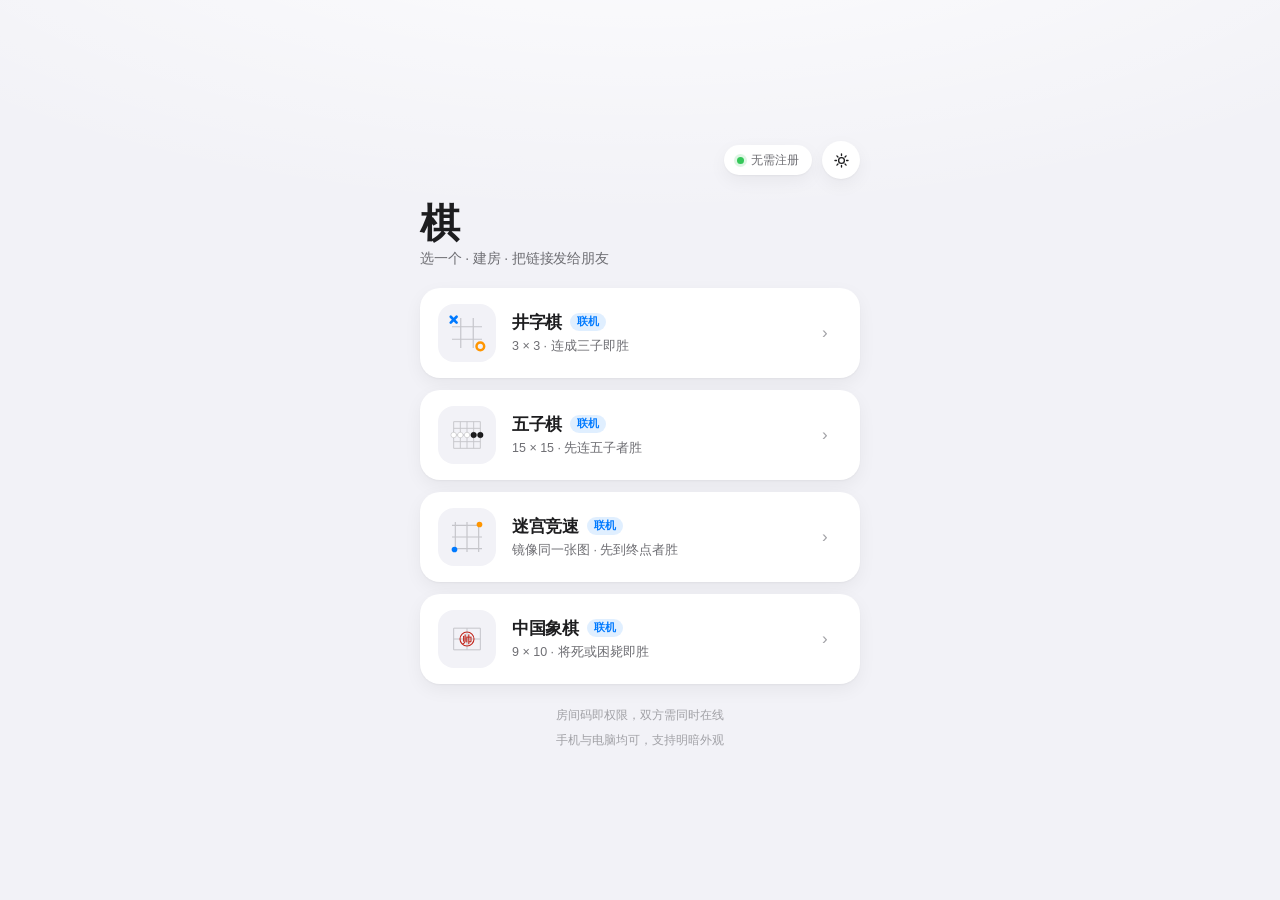
<file: index.html>
<!DOCTYPE html>
<html lang="zh-CN">
<head>
<meta charset="UTF-8" />
<meta name="viewport" content="width=device-width, initial-scale=1, viewport-fit=cover" />
<meta name="theme-color" content="#f2f2f7" />
<title>棋 · 联机对战</title>
<script>
  (function () {
    var t = 'light';
    try {
      t = localStorage.getItem('chess-theme') ||
          (window.matchMedia('(prefers-color-scheme: dark)').matches ? 'dark' : 'light');
    } catch (e) {}
    document.documentElement.setAttribute('data-theme', t === 'dark' ? 'dark' : 'light');
  })();
</script>
<link rel="stylesheet" href="./theme.css" />
<style>
  .wrap { justify-content: center; gap: 20px; }

  .entries { display: grid; gap: 12px; }

  .ico-grid { stroke: var(--label-3); opacity: .55; fill: none; }
  .ico-x { stroke: var(--blue); fill: none; stroke-linecap: round; }
  .ico-o { stroke: var(--orange); fill: none; }
  .ico-black { fill: var(--stone-black); stroke: var(--stone-black-edge); stroke-width: 1.1; }
  .ico-white { fill: var(--stone-white); stroke: var(--stone-white-edge); }
  .ico-xq-piece { fill: none; stroke: var(--xq-red); }
  .ico-xq-glyph {
    fill: var(--xq-red);
    font-size: 11.5px;
    font-family: "Songti SC", "STKaiti", "KaiTi", serif;
    font-weight: 600;
  }

  .foot { display: grid; gap: 5px; margin-top: 2px; }
  .foot p { margin: 0; font-size: 12px; line-height: 1.6; color: var(--label-3); text-align: center; }
</style>
</head>
<body>
  <div class="wrap">
    <nav class="nav">
      <span class="spacer"></span>
      <span class="pill"><span class="dot on"></span>无需注册</span>
      <button class="icon-btn theme-btn" id="theme-btn" type="button" aria-label="切换深色外观">
        <svg class="i-sun" viewBox="0 0 24 24" fill="none" stroke="currentColor" stroke-width="1.9" stroke-linecap="round">
          <circle cx="12" cy="12" r="4.1" />
          <path d="M12 2.8v2.1M12 19.1v2.1M2.8 12h2.1M19.1 12h2.1M5.5 5.5l1.5 1.5M17 17l1.5 1.5M18.5 5.5 17 7M7 17l-1.5 1.5" />
        </svg>
        <svg class="i-moon" viewBox="0 0 24 24" fill="none" stroke="currentColor" stroke-width="1.9" stroke-linecap="round" stroke-linejoin="round">
          <path d="M20.4 14.2A8.5 8.5 0 1 1 9.8 3.6a6.7 6.7 0 0 0 10.6 10.6Z" />
        </svg>
      </button>
    </nav>

    <div class="title-block">
      <h1 class="display">棋</h1>
      <p class="subtitle">选一个 · 建房 · 把链接发给朋友</p>
    </div>

    <nav class="entries">
      <a class="entry" href="./ttt.html">
        <span class="icon">
          <svg viewBox="0 0 48 48" aria-hidden="true">
            <g class="ico-grid" stroke-width="1.4">
              <path d="M16.5 6V42M31.5 6V42M6 16.5H42M6 31.5H42" />
            </g>
            <g class="ico-x" stroke-width="3.2">
              <path d="M4.5 4.5 11.5 11.5" /><path d="M11.5 4.5 4.5 11.5" />
            </g>
            <circle class="ico-o" cx="40" cy="40" r="4.6" stroke-width="3" />
          </svg>
        </span>
        <span class="text">
          <span class="name">井字棋 <span class="badge">联机</span></span>
          <span class="desc">3 × 3 · 连成三子即胜</span>
        </span>
        <span class="chevron" aria-hidden="true">›</span>
      </a>

      <a class="entry" href="./gomoku.html">
        <span class="icon">
          <svg viewBox="0 0 48 48" aria-hidden="true">
            <g class="ico-grid" stroke-width="1.1">
              <path d="M8 8H40M8 16H40M8 24H40M8 32H40M8 40H40" />
              <path d="M8 8V40M16 8V40M24 8V40M32 8V40M40 8V40" />
            </g>
            <circle class="ico-white" cx="8" cy="24" r="3.3" stroke-width="1" />
            <circle class="ico-white" cx="16" cy="24" r="3.3" stroke-width="1" />
            <circle class="ico-white" cx="24" cy="24" r="3.3" stroke-width="1" />
            <circle class="ico-black" cx="32" cy="24" r="3.3" />
            <circle class="ico-black" cx="40" cy="24" r="3.3" />
          </svg>
        </span>
        <span class="text">
          <span class="name">五子棋 <span class="badge">联机</span></span>
          <span class="desc">15 × 15 · 先连五子者胜</span>
        </span>
        <span class="chevron" aria-hidden="true">›</span>
      </a>

      <a class="entry" href="./maze.html">
        <span class="icon">
          <svg viewBox="0 0 48 48" aria-hidden="true">
            <g class="ico-grid" stroke-width="1.4">
              <path d="M10 6V42M24 6V42M38 6V42M6 10H42M6 24H42M6 38H42" />
            </g>
            <circle cx="9" cy="39" r="3.4" fill="var(--blue)" />
            <circle cx="39" cy="9" r="3.4" fill="var(--orange)" />
          </svg>
        </span>
        <span class="text">
          <span class="name">迷宫竞速 <span class="badge">联机</span></span>
          <span class="desc">镜像同一张图 · 先到终点者胜</span>
        </span>
        <span class="chevron" aria-hidden="true">›</span>
      </a>

      <a class="entry" href="./xiangqi.html">
        <span class="icon">
          <svg viewBox="0 0 48 48" aria-hidden="true">
            <g class="ico-grid" stroke-width="1.2">
              <path d="M8 11H40M8 24H40M8 37H40" />
              <path d="M8 11V37M24 11V37M40 11V37" />
            </g>
            <circle class="ico-xq-piece" cx="24" cy="24" r="8.4" stroke-width="1.3" />
            <text class="ico-xq-glyph" x="24" y="24" text-anchor="middle" dominant-baseline="central">帅</text>
          </svg>
        </span>
        <span class="text">
          <span class="name">中国象棋 <span class="badge">联机</span></span>
          <span class="desc">9 × 10 · 将死或困毙即胜</span>
        </span>
        <span class="chevron" aria-hidden="true">›</span>
      </a>
    </nav>

    <div class="foot">
      <p>房间码即权限，双方需同时在线</p>
      <p>手机与电脑均可，支持明暗外观</p>
    </div>
  </div>

<script>
  // 兼容旧邀请链接：/?r=XXXXX 或 /?m=局面 → 井字棋
  (function () {
    var p = new URLSearchParams(location.search);
    var r = p.get('r');
    var m = p.get('m');
    if (r) location.replace('./ttt.html?r=' + encodeURIComponent(r));
    else if (m) location.replace('./ttt.html?m=' + encodeURIComponent(m));
  })();

  (function () {
    var btn = document.getElementById('theme-btn');
    if (!btn) return;
    var mq = window.matchMedia('(prefers-color-scheme: dark)');
    function current() { return document.documentElement.getAttribute('data-theme') === 'dark' ? 'dark' : 'light'; }
    function apply(t) {
      document.documentElement.setAttribute('data-theme', t);
      try { localStorage.setItem('chess-theme', t); } catch (e) {}
      var meta = document.querySelector('meta[name="theme-color"]');
      if (meta) meta.setAttribute('content', t === 'dark' ? '#000000' : '#f2f2f7');
      btn.setAttribute('aria-pressed', t === 'dark' ? 'true' : 'false');
      document.dispatchEvent(new CustomEvent('themechange', { detail: { theme: t } }));
    }
    btn.addEventListener('click', function () { apply(current() === 'dark' ? 'light' : 'dark'); });
    btn.setAttribute('aria-pressed', current() === 'dark' ? 'true' : 'false');
    if (mq.addEventListener) {
      mq.addEventListener('change', function (e) {
        var saved = null;
        try { saved = localStorage.getItem('chess-theme'); } catch (err) {}
        if (!saved) apply(e.matches ? 'dark' : 'light');
      });
    }
  })();
</script>
</body>
</html>
</file>
<file: theme.css>
/* ==========================================================================
   棋 · 设计系统（iOS 风格）
   浅色为默认，[data-theme="dark"] 切换深色
   ========================================================================== */

:root {
  color-scheme: light;

  --bg: #f2f2f7;
  --surface: #ffffff;
  --surface-2: #f2f2f7;
  --surface-3: #e8e8ed;
  --inset: #f7f7fa;
  --bubble: #ffffff;

  --label: #1d1d1f;
  --label-2: #6e6e73;
  --label-3: #a1a1a6;

  --separator: rgba(60, 60, 67, .12);
  --separator-2: rgba(60, 60, 67, .2);

  --blue: #007aff;
  --blue-hover: #0071eb;
  --blue-soft: rgba(0, 122, 255, .12);
  --orange: #ff9500;
  --green: #34c759;
  --red: #ff3b30;

  --warn-soft: rgba(255, 149, 0, .12);
  --warn-ink: #975a00;
  --info-soft: rgba(0, 122, 255, .09);
  --info-ink: #0059c8;

  --shadow-1: 0 1px 2px rgba(0, 0, 0, .04), 0 6px 18px rgba(0, 0, 0, .05);
  --shadow-2: 0 2px 6px rgba(0, 0, 0, .05), 0 20px 44px rgba(0, 0, 0, .09);

  --board-bg: #ffffff;
  --xq-red: #c2261c;
  --xq-red-ring: rgba(194, 38, 28, .45);
  --xq-black: #1c1c1e;
  --xq-black-ring: rgba(28, 28, 30, .38);
  --xq-piece-bg: #ffffff;
  --xq-mark: rgba(60, 60, 67, .3);
  --xq-mark-strong: rgba(60, 60, 67, .45);
  --board-line: rgba(60, 60, 67, .22);
  --board-grid: rgba(60, 60, 67, .2);
  --board-star: rgba(60, 60, 67, .38);
  --stone-black: #1d1d1f;
  --stone-black-edge: rgba(0, 0, 0, .55);
  --stone-white: #ffffff;
  --stone-white-edge: rgba(0, 0, 0, .16);

  --r-card: 20px;
  --r-btn: 13px;
  --ease: cubic-bezier(.32, .72, 0, 1);
}

[data-theme="dark"] {
  color-scheme: dark;

  --bg: #000000;
  --surface: #1c1c1e;
  --surface-2: #2c2c2e;
  --surface-3: #3a3a3c;
  --inset: #141416;
  --bubble: #2c2c2e;

  --label: #f5f5f7;
  --label-2: #a1a1a6;
  --label-3: #8e8e93;

  --separator: rgba(255, 255, 255, .12);
  --separator-2: rgba(255, 255, 255, .2);

  --blue: #0a84ff;
  --blue-hover: #349bff;
  --blue-soft: rgba(10, 132, 255, .18);
  --orange: #ff9f0a;
  --green: #30d158;
  --red: #ff453a;

  --warn-soft: rgba(255, 159, 10, .16);
  --warn-ink: #ffb340;
  --info-soft: rgba(10, 132, 255, .14);
  --info-ink: #6fb2ff;

  --shadow-1: 0 1px 2px rgba(0, 0, 0, .6), 0 8px 24px rgba(0, 0, 0, .45);
  --shadow-2: 0 2px 8px rgba(0, 0, 0, .6), 0 22px 48px rgba(0, 0, 0, .55);

  --board-bg: #1c1c1e;
  --xq-red: #ff7a6e;
  --xq-red-ring: rgba(255, 122, 110, .5);
  --xq-black: #f2f2f7;
  --xq-black-ring: rgba(242, 242, 247, .4);
  --xq-piece-bg: #2c2c2e;
  --xq-mark: rgba(235, 235, 245, .28);
  --xq-mark-strong: rgba(235, 235, 245, .45);
  --board-line: rgba(255, 255, 255, .18);
  --board-grid: rgba(255, 255, 255, .24);
  --board-star: rgba(255, 255, 255, .3);
  --stone-black: #0a0a0b;
  --stone-black-edge: rgba(255, 255, 255, .22);
  --stone-white: #f5f5f7;
  --stone-white-edge: rgba(0, 0, 0, .3);
}

/* ============================== 基础 ============================== */

*, *::before, *::after { box-sizing: border-box; }
[hidden] { display: none !important; }

html {
  -webkit-text-size-adjust: 100%;
  /* 页面滚动不要冒出滚动条：手机上本来就是手势滚，桌面上也不需要那根棍 */
  scrollbar-width: none;
  -ms-overflow-style: none;
}
html::-webkit-scrollbar { width: 0; height: 0; }

body {
  margin: 0;
  min-height: 100dvh;
  color: var(--label);
  font-family: -apple-system, BlinkMacSystemFont, "SF Pro Text", "SF Pro SC",
               "PingFang SC", "Helvetica Neue", "Microsoft YaHei", sans-serif;
  -webkit-font-smoothing: antialiased;
  -moz-osx-font-smoothing: grayscale;
  background: radial-gradient(120% 68% at 50% -18%, #ffffff 0%, rgba(255, 255, 255, 0) 62%), var(--bg);
  transition: background-color .4s var(--ease), color .4s var(--ease);
  -webkit-tap-highlight-color: transparent;
}

[data-theme="dark"] body {
  background: radial-gradient(120% 68% at 50% -18%, #1b1b1f 0%, rgba(0, 0, 0, 0) 62%), #000000;
}

.wrap {
  width: min(100%, 480px);
  margin: 0 auto;
  padding: 18px 20px calc(28px + env(safe-area-inset-bottom));
  min-height: 100dvh;
  display: flex;
  flex-direction: column;
  gap: 16px;
}

/* ============================== 顶栏 ============================== */

.nav { display: flex; align-items: center; gap: 10px; height: 40px; }
.nav .spacer { flex: 1; }

.icon-btn {
  width: 38px;
  height: 38px;
  flex: 0 0 auto;
  display: grid;
  place-items: center;
  border: 0;
  border-radius: 50%;
  background: var(--surface);
  color: var(--label);
  box-shadow: var(--shadow-1);
  cursor: pointer;
  text-decoration: none;
  position: relative;
  transition: transform .22s var(--ease), background-color .22s var(--ease), box-shadow .22s var(--ease);
}
.icon-btn:hover { background: var(--surface-2); }
.icon-btn:active { transform: scale(.92); }
.icon-btn:focus-visible { outline: none; box-shadow: 0 0 0 3px var(--blue-soft), var(--shadow-1); }

.icon-btn svg { width: 17px; height: 17px; display: block; }

/* 明暗切换图标 */
.theme-btn svg { position: absolute; transition: opacity .28s var(--ease), transform .38s var(--ease); }
[data-theme="light"] .i-moon, :root:not([data-theme="dark"]) .i-moon { opacity: 0; transform: rotate(-70deg) scale(.5); }
[data-theme="dark"] .i-sun { opacity: 0; transform: rotate(70deg) scale(.5); }
[data-theme="dark"] .i-moon { opacity: 1; transform: none; }
.i-sun { opacity: 1; }
.i-moon { opacity: 1; }

/* 状态胶囊 */
.pill {
  display: inline-flex;
  align-items: center;
  gap: 7px;
  height: 30px;
  padding: 0 13px;
  border-radius: 999px;
  background: var(--surface);
  box-shadow: var(--shadow-1);
  font-size: 12px;
  font-weight: 500;
  color: var(--label-2);
  white-space: nowrap;
  transition: background-color .3s var(--ease), color .3s var(--ease);
}
.dot {
  width: 7px; height: 7px; border-radius: 50%;
  background: var(--label-3);
  transition: background-color .3s var(--ease), box-shadow .3s var(--ease);
}
.dot.on { background: var(--green); box-shadow: 0 0 0 3px rgba(52, 199, 89, .18); }
.dot.wait { background: var(--orange); box-shadow: 0 0 0 3px rgba(255, 149, 0, .16); }

/* ============================== 标题 ============================== */

.title-block { display: grid; gap: 6px; margin-top: 2px; }
.display {
  margin: 0;
  font-size: clamp(30px, 9vw, 40px);
  font-weight: 700;
  letter-spacing: -.035em;
  line-height: 1.05;
}
.subtitle { margin: 0; font-size: 14px; color: var(--label-2); letter-spacing: -.01em; }

/* ============================== 卡片 ============================== */

.card {
  background: var(--surface);
  border-radius: var(--r-card);
  box-shadow: var(--shadow-1);
  padding: 20px;
  display: grid;
  gap: 14px;
  transition: background-color .3s var(--ease), box-shadow .3s var(--ease);
}
.card h2 { margin: 0; font-size: 17px; font-weight: 650; letter-spacing: -.02em; }
.card p { margin: 0; font-size: 13.5px; line-height: 1.6; color: var(--label-2); letter-spacing: -.005em; }

/* ============================== 按钮 ============================== */

.btn {
  appearance: none;
  border: 0;
  height: 46px;
  padding: 0 20px;
  border-radius: var(--r-btn);
  font-family: inherit;
  font-size: 15px;
  font-weight: 600;
  letter-spacing: -.01em;
  color: var(--label);
  background: var(--surface-2);
  cursor: pointer;
  display: inline-flex;
  align-items: center;
  justify-content: center;
  gap: 8px;
  user-select: none;
  transition: transform .2s var(--ease), background-color .2s var(--ease),
              box-shadow .2s var(--ease), color .2s var(--ease);
}
.btn:hover { background: var(--surface-3); }
.btn:active { transform: scale(.975); }
.btn:focus-visible { outline: none; box-shadow: 0 0 0 3px var(--blue-soft); }

.btn--primary {
  background: var(--blue);
  color: #fff;
  box-shadow: none;
}
.btn--primary:hover { background: var(--blue-hover); }
.btn--primary:focus-visible { box-shadow: 0 0 0 3px var(--blue-soft); }

.btn--ghost {
  background: transparent;
  color: var(--label-2);
  box-shadow: inset 0 0 0 .5px var(--separator-2);
  height: 42px;
  font-size: 14px;
  font-weight: 500;
  padding: 0 16px;
}
.btn--ghost:hover { background: var(--surface-2); color: var(--label); }

.btn--wide { width: 100%; }

.btn[disabled] { opacity: .45; cursor: not-allowed; transform: none; }

/* ============================== 分段控件 ============================== */

.seg {
  display: grid;
  grid-auto-flow: column;
  grid-auto-columns: 1fr;
  gap: 2px;
  padding: 2px;
  background: var(--surface-2);
  border-radius: 10px;
  transition: background-color .3s var(--ease);
}
.seg button {
  appearance: none;
  border: 0;
  background: transparent;
  height: 32px;
  border-radius: 8px;
  font-family: inherit;
  font-size: 13px;
  font-weight: 500;
  color: var(--label-2);
  cursor: pointer;
  transition: background-color .22s var(--ease), color .22s var(--ease), box-shadow .22s var(--ease);
}
.seg button:hover { color: var(--label); }
.seg button[aria-pressed="true"] {
  background: var(--surface);
  color: var(--label);
  font-weight: 600;
  box-shadow: 0 1px 3px rgba(0, 0, 0, .1), 0 1px 1px rgba(0, 0, 0, .04);
}
.seg button:focus-visible { outline: none; box-shadow: 0 0 0 2px var(--blue-soft); }

/* ============================== 输入 ============================== */

.field {
  appearance: none;
  width: 100%;
  height: 46px;
  padding: 0 14px;
  border-radius: var(--r-btn);
  border: .5px solid var(--separator-2);
  background: var(--surface-2);
  color: var(--label);
  font-family: inherit;
  font-size: 17px;
  font-weight: 500;
  letter-spacing: .24em;
  text-transform: uppercase;
  transition: border-color .2s var(--ease), box-shadow .2s var(--ease), background-color .3s var(--ease);
}
.field::placeholder { color: var(--label-3); letter-spacing: .06em; font-weight: 400; text-transform: none; }
.field:focus {
  outline: none;
  border-color: var(--blue);
  box-shadow: 0 0 0 3px var(--blue-soft);
  background: var(--surface);
}

.row { display: grid; grid-template-columns: 62px 1fr; align-items: center; gap: 12px; }
.row > .label { font-size: 13px; font-weight: 500; color: var(--label-2); }

/* ============================== 对局框架 ============================== */

/* 一块「舞台」装下棋盘和下方面板：靠内边距和发丝线分区，不叠浮卡。
   竖屏：棋盘在上、消息面板贴底；宽屏：消息面板变成右侧一栏。 */

.wrap--game {
  width: min(100%, 520px);
  min-height: 100dvh;
  gap: 10px;
  padding: 10px 12px calc(14px + env(safe-area-inset-bottom));
  --board-size: clamp(200px, min(100%, calc(100dvh - 470px)), 460px);
}

#lobby { flex: 0 0 auto; margin-block: auto; }
.wrap--game .lobby-head { display: grid; gap: 4px; }
.wrap--game .lobby-title {
  margin: 0;
  font-size: 24px;
  font-weight: 700;
  letter-spacing: -.03em;
  line-height: 1.15;
}
.wrap--game .lobby-sub { margin: 0; font-size: 12.5px; color: var(--label-3); letter-spacing: -.005em; }
.wrap--game .lobby-note { margin: 0; font-size: 13px; line-height: 1.6; color: var(--label-2); }

#game { display: none; }
#game:not([hidden]) { display: block; }

/* 舞台 = 上面的对局块 + 下面的消息块，两块各自定高，互不挤压 */
.stage {
  display: grid;
  grid-template-rows: minmax(0, 1fr) auto;
  min-height: calc(100dvh - 78px);
  background: var(--surface);
  border-radius: var(--r-card);
  box-shadow: var(--shadow-1);
  overflow: hidden;
  transition: background-color .3s var(--ease), box-shadow .3s var(--ease);
}

.stage-main {
  display: grid;
  grid-template-rows: auto minmax(0, 1fr) auto;
  gap: 12px;
  padding: 16px 16px 14px;
}

/* 头部：标题 + 状态 + 说明，一块说完，不多画一条线 */
.stage-head { display: grid; gap: 10px; min-width: 0; }
.stage-status { display: grid; gap: 3px; min-width: 0; }
.title-row { display: flex; align-items: center; gap: 8px; min-width: 0; }
.game-title {
  margin: 0;
  font-size: 21px;
  font-weight: 700;
  letter-spacing: -.032em;
  line-height: 1.15;
  color: var(--label);
  white-space: nowrap;
}
.game-sub { margin: 0; font-size: 12px; color: var(--label-3); letter-spacing: -.005em; }

.turn-row { display: flex; align-items: center; gap: 7px; min-width: 0; }
.dot {
  flex: 0 0 auto;
  width: 7px; height: 7px;
  border-radius: 50%;
  background: var(--label-3);
  transition: background-color .3s var(--ease), box-shadow .3s var(--ease);
}
.dot.on { background: var(--green); box-shadow: 0 0 0 3px rgba(52, 199, 89, .16); }
.dot.wait { background: var(--orange); box-shadow: 0 0 0 3px rgba(255, 149, 0, .16); }

.turn-text {
  min-width: 0;
  font-size: 15px;
  font-weight: 650;
  letter-spacing: -.02em;
  color: var(--label);
  overflow: hidden;
  text-overflow: ellipsis;
  white-space: nowrap;
  transition: color .25s var(--ease);
}
.turn-text[data-tone="win"] { color: var(--green); }
.turn-text[data-tone="lose"] { color: var(--orange); }
.turn-text[data-tone="wait"] { color: var(--label-2); }
.turn-text.is-updating { animation: statusIn .34s var(--ease); }

.turn-conn {
  margin-left: auto;
  flex: 0 0 auto;
  padding: 3px 9px;
  border-radius: 999px;
  background: var(--surface-2);
  font-size: 11px;
  font-weight: 500;
  letter-spacing: .01em;
  color: var(--label-2);
  transition: background-color .3s var(--ease), color .25s var(--ease);
}

.turn-sub {
  margin: 0;
  font-size: 12px;
  line-height: 1.45;
  letter-spacing: -.005em;
  color: var(--label-2);
  font-variant-numeric: tabular-nums;
}

/* 棋盘槽：把剩下的空间让出来，棋盘按 min(宽, 高) 自适应 */
.board-slot {
  position: relative;
  align-self: center;
  padding: 10px;
  display: grid;
  place-items: center;
  border-radius: 16px;
  background: var(--surface-2);
  transition: transform .34s var(--ease), background-color .3s var(--ease);
}
.board-slot > * { width: var(--board-size); max-width: 100%; }

/* ============================== 井字棋棋盘 ============================== */

.ttt {
  display: grid;
  grid-template-columns: repeat(3, 1fr);
  gap: 2px;
  width: var(--board-size);
  background: var(--board-grid);
  border-radius: 18px;
  overflow: hidden;
  box-shadow: 0 0 0 .5px var(--separator-2);
  transition: background-color .3s var(--ease), box-shadow .3s var(--ease);
}
.ttt .cell {
  appearance: none;
  border: 0;
  margin: 0;
  padding: 14%;
  aspect-ratio: 1 / 1;
  background: var(--surface);
  color: inherit;
  font: inherit;
  display: grid;
  place-items: center;
  cursor: pointer;
  transition: background-color .18s var(--ease), opacity .3s var(--ease);
}
.ttt .cell:not(.filled):hover { background: var(--surface-2); }
.ttt .cell:not(.filled):active { background: var(--surface-3); }
.ttt .cell.filled { cursor: default; }
.ttt .cell:focus-visible { outline: none; box-shadow: inset 0 0 0 3px var(--blue-soft); }
.ttt .cell svg { width: 100%; height: 100%; display: block; overflow: visible; }
.ttt .cell svg path,
.ttt .cell svg circle { fill: none; stroke-linecap: round; stroke-linejoin: round; }

.ttt .cell.x svg path {
  stroke: var(--blue);
  stroke-width: 9;
  stroke-dasharray: 68;
  stroke-dashoffset: 68;
  animation: draw .3s var(--ease) forwards;
}
.ttt .cell.x svg path:nth-child(2) { animation-delay: .11s; }
.ttt .cell.o svg circle {
  stroke: var(--orange);
  stroke-width: 9;
  stroke-dasharray: 164;
  stroke-dashoffset: 164;
  transform-origin: 50% 50%;
  transform: rotate(-90deg);
  animation: draw .42s var(--ease) forwards;
}
@keyframes draw { to { stroke-dashoffset: 0; } }

/* 连线的格子：淡淡填色 + 一圈同色描边，深色下也不会糊成土黄 */
.ttt .cell.win { animation: pop .5s var(--ease); }
.ttt .cell.x.win {
  background: var(--blue-soft);
  box-shadow: inset 0 0 0 2px rgba(0, 122, 255, .45);
}
.ttt .cell.o.win {
  background: rgba(255, 149, 0, .1);
  box-shadow: inset 0 0 0 2px rgba(255, 149, 0, .5);
}
[data-theme="dark"] .ttt .cell.x.win { box-shadow: inset 0 0 0 2px rgba(10, 132, 255, .6); }
[data-theme="dark"] .ttt .cell.o.win { background: rgba(255, 159, 10, .08); box-shadow: inset 0 0 0 2px rgba(255, 159, 10, .62); }
@keyframes pop {
  0%, 100% { transform: scale(1); }
  45% { transform: scale(.95); }
}
.ttt.is-over .cell:not(.filled) { opacity: .5; }

/* ============================== 五子棋画布 ============================== */

.gmk-canvas {
  display: block;
  width: var(--board-size);
  aspect-ratio: 1 / 1;
  border-radius: 18px;
  background: var(--board-bg);
  box-shadow: 0 0 0 .5px var(--separator-2);
  cursor: pointer;
  touch-action: manipulation;
  transition: background-color .3s var(--ease), box-shadow .3s var(--ease);
}
.gmk-canvas:focus-visible { outline: none; box-shadow: 0 0 0 .5px var(--separator-2), 0 0 0 3px var(--blue-soft); }
.gmk-canvas.is-over { cursor: default; }

/* ============================== 比分 / 局数 ============================== */

.scoreboard {
  margin: 0;
  display: grid;
  grid-template-columns: repeat(3, minmax(0, 1fr)) minmax(62px, 74px);
  align-items: center;
  padding: 8px 0 7px;
  border-radius: 14px;
  background: var(--surface-2);
  transition: background-color .3s var(--ease);
}
.score { padding: 0 4px; text-align: center; min-width: 0; }
.score + .score { box-shadow: inset .5px 0 0 var(--separator-2); }
.score dt {
  margin: 0;
  font-size: 10.5px;
  font-weight: 500;
  letter-spacing: .04em;
  color: var(--label-2);
}
.score dd {
  margin: 3px 0 0;
  font-size: 19px;
  font-weight: 650;
  letter-spacing: -.03em;
  line-height: 1.1;
  font-variant-numeric: tabular-nums;
}
.score.is-me dd { color: var(--blue); }
.score.is-opp dd { color: var(--orange); }
.score.is-round dd { font-size: 15px; font-weight: 600; color: var(--label-2); }
.score.is-round .rb-slash { margin: 0 2px; font-style: normal; color: var(--label-3); }
.score dd span { display: inline-block; }
.score dd span.bump { animation: scoreBump .5s var(--ease); }

/* ============================== 操作区 ============================== */

.actions { display: grid; grid-template-columns: minmax(0, 1fr) auto; gap: 8px; align-items: center; }
.actions > .btn--primary { grid-column: 1; }
.actions > #leave-btn {
  grid-column: 2;
  height: 46px;
  padding: 0 14px;
  border-radius: var(--r-btn);
}
.actions > .notice,
.actions > .hint { grid-column: 1 / -1; }

.btn--quiet {
  background: transparent;
  box-shadow: none;
  color: var(--label-2);
  height: 40px;
  padding: 0 14px;
  font-size: 14px;
  font-weight: 500;
}
.btn--quiet:hover { background: var(--surface-2); color: var(--label); }
.btn--quiet:active { transform: scale(.97); }

.hint { margin: 0; font-size: 11.5px; line-height: 1.5; color: var(--label-3); text-align: center; }

/* 顶栏房间码胶囊（点一下复制链接） */
.code-chip {
  display: inline-flex;
  align-items: center;
  gap: 6px;
  height: 30px;
  padding: 0 9px 0 12px;
  border: .5px solid var(--separator-2);
  border-radius: 999px;
  background: var(--surface-2);
  color: var(--label);
  font: inherit;
  cursor: pointer;
  transition: transform .16s var(--ease), color .25s var(--ease), border-color .25s var(--ease),
    background-color .25s var(--ease), box-shadow .2s var(--ease);
}
.code-chip .room-code { font-size: 12.5px; letter-spacing: .12em; }
.code-chip svg { width: 13px; height: 13px; color: var(--label-3); transition: color .25s var(--ease); }
.code-chip:active { transform: scale(.96); }
.code-chip:focus-visible { outline: none; box-shadow: 0 0 0 3px var(--blue-soft); }
.code-chip.is-copied {
  color: var(--green);
  border-color: rgba(52, 199, 89, .38);
  background: rgba(52, 199, 89, .1);
}
.code-chip.is-copied svg { color: var(--green); }

/* 通知：iOS 风格的小白卡，一句话，没有任何底色 */
.notice {
  display: flex;
  gap: 8px;
  align-items: flex-start;
  font-size: 13px;
  font-weight: 500;
  line-height: 1.5;
  letter-spacing: -.01em;
  padding: 13px 16px;
  border-radius: 18px;
  background: var(--surface);
  color: var(--label);
  overflow-wrap: anywhere;
}
.notice::before { content: none; }
.notice[data-kind="warn"]::before {
  content: '';
  flex: 0 0 auto;
  width: 6px;
  height: 6px;
  margin-top: 6.5px;
  border-radius: 50%;
  background: var(--orange);
}

/* 右上角通知：从顶边飘下来，几秒自己消失，压不住任何东西 */
.notice--toast {
  position: fixed;
  z-index: 80;
  top: calc(12px + env(safe-area-inset-top));
  right: 14px;
  width: min(84vw, 380px);
  background: rgba(255, 255, 255, .94);
  color: var(--label);
  box-shadow: 0 12px 32px rgba(0, 0, 0, .1), 0 0 0 .5px rgba(0, 0, 0, .07);
  -webkit-backdrop-filter: blur(24px) saturate(1.8);
  backdrop-filter: blur(24px) saturate(1.8);
  animation: bannerIn .34s var(--ease) both;
}
[data-theme="dark"] .notice--toast {
  background: rgba(28, 28, 30, .94);
  box-shadow: 0 12px 32px rgba(0, 0, 0, .5), 0 0 0 .5px rgba(255, 255, 255, .1);
}


@keyframes bannerIn {
  from { opacity: 0; transform: translateY(-10px) scale(.98); }
  to { opacity: 1; transform: none; }
}

.room-code {
  font-family: ui-monospace, SFMono-Regular, "SF Mono", Menlo, monospace;
  letter-spacing: .14em;
  color: var(--label);
  font-weight: 600;
}

.actions-row { display: grid; grid-template-columns: minmax(0, 1fr) auto; gap: 8px; align-items: stretch; }
.actions-row .btn { height: 46px; }

/* ============================== 入口页卡片 ============================== */

/* 创建房间时的总局数选择 */
.rounds-row { display: grid; gap: 8px; }
.rounds-head { display: flex; align-items: baseline; justify-content: space-between; gap: 8px; }
.rounds-label { font-size: 12.5px; font-weight: 600; letter-spacing: -.01em; color: var(--label); }
.rounds-note { font-size: 11.5px; color: var(--label-3); letter-spacing: -.005em; }
.seg {
  display: grid;
  grid-template-columns: repeat(4, minmax(0, 1fr));
  gap: 2px;
  padding: 3px;
  border-radius: 13px;
  background: var(--surface-2);
}
.seg-btn {
  appearance: none;
  border: 0;
  margin: 0;
  height: 34px;
  border-radius: 10px;
  background: transparent;
  color: var(--label-2);
  font: inherit;
  font-size: 13.5px;
  font-weight: 550;
  letter-spacing: -.01em;
  cursor: pointer;
  transition: background-color .22s var(--ease), color .22s var(--ease),
    box-shadow .22s var(--ease), transform .16s var(--ease);
}
.seg-btn.is-on {
  background: var(--surface);
  color: var(--label);
  box-shadow: var(--shadow-1);
}
.seg-btn:active { transform: scale(.96); }
.seg-btn:focus-visible { outline: none; box-shadow: 0 0 0 3px var(--blue-soft); }
.rounds-custom { display: grid; grid-template-columns: minmax(0, 1fr) auto; align-items: center; gap: 8px; }
.rounds-unit { font-size: 12.5px; color: var(--label-3); }

.entry {
  position: relative;
  display: grid;
  grid-template-columns: 58px 1fr 20px;
  align-items: center;
  gap: 16px;
  padding: 16px 18px;
  border-radius: var(--r-card);
  background: var(--surface);
  box-shadow: var(--shadow-1);
  text-decoration: none;
  color: inherit;
  transition: transform .25s var(--ease), box-shadow .25s var(--ease), background-color .3s var(--ease);
}
.entry:hover { transform: translateY(-2px); box-shadow: var(--shadow-2); }
.entry:active { transform: scale(.99); }
.entry:focus-visible { outline: none; box-shadow: var(--shadow-1), 0 0 0 3px var(--blue-soft); }

.entry .icon {
  width: 58px; height: 58px;
  border-radius: 16px;
  display: grid;
  place-items: center;
  background: var(--surface-2);
  transition: background-color .3s var(--ease);
}
.entry .icon svg { width: 40px; height: 40px; }
.entry .text { display: grid; gap: 3px; min-width: 0; }
.entry .name {
  font-size: 17px; font-weight: 650; letter-spacing: -.02em;
  display: flex; align-items: center; gap: 8px;
}
.badge {
  font-size: 10.5px; font-weight: 600; letter-spacing: .02em;
  color: var(--blue); background: var(--blue-soft);
  padding: 2px 7px; border-radius: 999px;
}
.entry .desc { font-size: 12.5px; line-height: 1.5; color: var(--label-2); }
.chevron { color: var(--label-3); font-size: 17px; transition: transform .25s var(--ease), color .25s var(--ease); }
.entry:hover .chevron { transform: translateX(2px); color: var(--label-2); }

/* ============================== 房间消息 ============================== */

/* 竖屏：贴在舞台底部的一条常驻带子，消息在内部滚，输入框始终在眼前。
   宽屏：变成右侧一栏，高度跟随舞台，不用点任何按钮。 */

.chat {
  display: grid;
  grid-template-rows: auto minmax(0, 1fr) auto;
  gap: 8px;
  height: clamp(176px, 25dvh, 300px);
  padding: 11px 14px 12px;
  background: var(--inset);
  border-top: .5px solid var(--separator);
  overflow: hidden;
  transition: height .3s var(--ease), background-color .3s var(--ease);
}

/* 收起：只留一行抬头（带最后一条消息），不看就不占地方 */
.chat.is-collapsed {
  height: 48px;
  grid-template-rows: auto;
  gap: 0;
  align-content: center;
  padding-block: 0;
}
.chat.is-collapsed .chat-sub,
.chat.is-collapsed .chat-list,
.chat.is-collapsed .chat-form { display: none; }
.chat.is-collapsed .chat-peek { display: block; }
.chat:not(.is-collapsed) .chat-toggle svg { transform: rotate(180deg); }

.chat-peek {
  display: none;
  margin: 0;
  font-size: 12px;
  line-height: 1.3;
  color: var(--label-2);
  white-space: nowrap;
  overflow: hidden;
  text-overflow: ellipsis;
}
.chat.has-new .chat-peek { color: var(--label); font-weight: 550; }
.chat.has-new .chat-title::after {
  content: '';
  display: inline-block;
  width: 6px; height: 6px;
  margin-left: 6px;
  border-radius: 50%;
  background: var(--blue);
  vertical-align: 2px;
  animation: pop .4s var(--ease);
}

.chat-toggle {
  appearance: none;
  margin-left: auto;
  flex: 0 0 auto;
  width: 26px;
  height: 26px;
  display: grid;
  place-items: center;
  border: 0;
  border-radius: 50%;
  background: var(--surface);
  color: var(--label-2);
  cursor: pointer;
  box-shadow: 0 0 0 .5px var(--separator-2);
  transition: transform .18s var(--ease), background-color .25s var(--ease), color .25s var(--ease);
}
.chat-toggle svg { width: 14px; height: 14px; transition: transform .28s var(--ease); }
.chat-toggle:hover { color: var(--label); }
.chat-toggle:active { transform: scale(.9); }
.chat-toggle:focus-visible { outline: none; box-shadow: 0 0 0 3px var(--blue-soft); }

.chat-head { display: flex; align-items: center; gap: 8px; min-width: 0; }
.chat-title { margin: 0; font-size: 13px; font-weight: 650; letter-spacing: -.01em; color: var(--label); }
.chat-sub { margin: 0; font-size: 11px; letter-spacing: -.005em; color: var(--label-3); }

.chat-list {
  display: flex;
  flex-direction: column;
  gap: 8px;
  min-height: 0;
  padding: 2px 2px 0 0;
  overflow-y: auto;
  overscroll-behavior: contain;
  /* 滚动条不占位、不闪：iOS 也没有可见滚动条 */
  scrollbar-width: none;
  -ms-overflow-style: none;
}
.chat-list::-webkit-scrollbar { width: 0; height: 0; }
/* 弹性占位：消息少时把消息顶到底部，多时可滚动，不会出现「上面滚不到」 */
.chat-spacer { flex: 1 1 0; min-height: 0; }
.chat-list.is-empty { justify-content: center; align-items: center; }
.chat-list.is-empty .chat-spacer { display: none; }
.chat-list.is-scrolled {
  -webkit-mask-image: linear-gradient(to bottom, transparent 0, #000 12px);
  mask-image: linear-gradient(to bottom, transparent 0, #000 12px);
}

/* 空状态：小图标 + 一句引导，居中，不留大片死白 */
.chat-empty {
  display: grid;
  justify-items: center;
  gap: 4px;
  padding: 6px 0;
  text-align: center;
  animation: msgIn .4s var(--ease) both;
}
.chat-empty-ico {
  width: 32px;
  height: 32px;
  display: grid;
  place-items: center;
  border-radius: 50%;
  background: var(--surface);
  color: var(--label-3);
  box-shadow: 0 0 0 .5px var(--separator);
}
.chat-empty-ico svg { width: 16px; height: 16px; }
.chat-empty-title { margin: 0; font-size: 12px; font-weight: 600; letter-spacing: -.01em; color: var(--label-2); }
.chat-empty-sub { margin: 0; font-size: 10.5px; line-height: 1.4; color: var(--label-3); }

.msg {
  display: grid;
  gap: 3px;
  max-width: 86%;
  animation: msgIn .38s var(--ease) both;
}
.msg { flex: 0 0 auto; }
.msg.from-other { align-self: flex-start; justify-items: start; }
.msg.from-me { align-self: flex-end; justify-items: end; }
.msg-name {
  padding: 0 8px;
  font-size: 10px;
  font-weight: 500;
  letter-spacing: .01em;
  color: var(--label-3);
}
.msg .bubble {
  margin: 0;
  padding: 7px 12px;
  border-radius: 17px;
  font-size: 14px;
  line-height: 1.42;
  letter-spacing: -.005em;
  overflow-wrap: anywhere;
  white-space: pre-wrap;
  transition: background-color .3s var(--ease), color .3s var(--ease);
}
.msg.from-other .bubble {
  background: var(--bubble);
  color: var(--label);
  border-bottom-left-radius: 6px;
  box-shadow: 0 0 0 .5px var(--separator);
}
.msg.from-me .bubble {
  background: var(--blue);
  color: #fff;
  border-bottom-right-radius: 6px;
}

/* 同一人连着说：省略重复署名，中间气泡不做小尖角 */
.msg.is-group { gap: 0; }
.msg.is-group .msg-name { display: none; }
.msg.is-mid .bubble,
.msg.is-mid.from-other .bubble,
.msg.is-mid.from-me .bubble {
  border-bottom-left-radius: 17px;
  border-bottom-right-radius: 17px;
}

@keyframes msgIn {
  from { opacity: 0; transform: translateY(8px) scale(.97); }
  to { opacity: 1; transform: none; }
}

.chat-form { display: grid; grid-template-columns: minmax(0, 1fr) 36px; gap: 8px; align-items: center; }
.chat-input {
  appearance: none;
  width: 100%;
  height: 36px;
  padding: 0 14px;
  border: .5px solid var(--separator-2);
  border-radius: 999px;
  background: var(--surface);
  color: var(--label);
  font-family: inherit;
  font-size: 13.5px;
  letter-spacing: -.005em;
  transition: border-color .2s var(--ease), box-shadow .2s var(--ease), background-color .3s var(--ease);
}
.chat-input::placeholder { color: var(--label-3); }
.chat-input:focus {
  outline: none;
  border-color: var(--blue);
  box-shadow: 0 0 0 3px var(--blue-soft);
}
.chat-send {
  appearance: none;
  border: 0;
  width: 36px;
  height: 36px;
  border-radius: 50%;
  display: grid;
  place-items: center;
  background: var(--blue);
  color: #fff;
  cursor: pointer;
  transition: transform .18s var(--ease), background-color .25s var(--ease),
    color .25s var(--ease), opacity .25s var(--ease), box-shadow .2s var(--ease);
}
.chat-send svg { width: 16px; height: 16px; }
.chat-send:hover:not(:disabled) { transform: scale(1.06); }
.chat-send:active:not(:disabled) { transform: scale(.9); }
.chat-send:disabled {
  background: var(--surface-2);
  color: var(--label-3);
  cursor: default;
}
.chat-send:focus-visible { outline: none; box-shadow: 0 0 0 3px var(--blue-soft); }

/* ============================== 断点 ============================== */

/* 矮屏：把留给棋盘的预算收紧一点，字也小一号 */
/* 窄屏对局：整页锁死一屏。消息条怎么展开收起，页面都不会多出一像素，
   所以不会冒出页面滚动条，棋盘也永远是这个尺寸，只是位置上下挪。 */
@media (max-width: 899px) {
  /* 对局中：整页锁一屏，页面永远不滚 */
  .wrap--game.is-playing,
  .wrap--game:has(#game:not([hidden])) {
    height: 100dvh;
    min-height: 0;
    overflow: hidden;
  }
  .wrap--game.is-playing .nav,
  .wrap--game:has(#game:not([hidden])) .nav { flex: 0 0 auto; }
  .wrap--game.is-playing #game,
  .wrap--game:has(#game:not([hidden])) #game {
    display: flex;
    flex-direction: column;
    flex: 1 1 auto;
    min-height: 0;
  }
  .wrap--game.is-playing .stage,
  .wrap--game:has(#game:not([hidden])) .stage {
    position: relative;
    flex: 1 1 auto;
    min-height: 0;
    height: auto;
  }
  /* 底部给常驻消息条留出位置 */
  .stage-main {
    min-height: 0;
    padding-bottom: 62px;
  }
  .board-slot { max-height: 100%; overflow: hidden; }

  /* 消息区：平时是一条底栏，点开向上长成面板；高度由脚本量出来，
     棋盘尺寸和页面高度都不受影响 */
  .chat {
    position: absolute;
    left: 0;
    right: 0;
    bottom: 0;
    z-index: 30;
    height: 48px;
  }
  .chat:not(.is-collapsed) {
    height: var(--chat-sheet, 208px);
    border-radius: var(--r-card) var(--r-card) 0 0;
    background: var(--surface);
    box-shadow: 0 -16px 36px rgba(0, 0, 0, .16), 0 0 0 .5px var(--separator);
  }
}

@media (max-width: 899px) and (max-height: 760px) {
  .wrap--game { --board-size: clamp(196px, min(100%, calc(100dvh - 418px)), 380px); }
  /* 象棋页：底栏 46px + 呼吸位，操作区不能被消息条压住 */
  .wrap--xq .stage-main { padding: 12px 12px 58px; }
  .stage-main { gap: 9px; padding: 13px 13px 11px; }
  .stage-head { gap: 8px; }
  .game-title { font-size: 19px; }
  .score dd { font-size: 17px; }
  .scoreboard { padding: 6px 0 5px; }
  .hint { display: none; }
  .chat.is-collapsed { height: 46px; }
}

/* 宽屏：棋子在左、消息在右，一栏到底，整页不滚动 */
@media (min-width: 900px) {
  .wrap--game {
    width: min(100%, 1010px);
    padding: 16px 20px 20px;
    gap: 12px;
    --board-size: min(100%, calc(100dvh - 420px));
  }
  .stage {
    grid-template-columns: minmax(0, 1fr) 348px;
    grid-template-rows: minmax(0, 1fr);
    height: calc(100dvh - 92px);
    min-height: calc(100dvh - 92px);
  }
  .stage-main { min-height: 0; }
  .stage-main { padding: 18px; gap: 14px; }
  .chat {
    height: auto;
    min-height: 0;
    padding: 16px 16px 14px;
    border-top: 0;
    border-left: .5px solid var(--separator);
    gap: 10px;
  }
  /* 宽屏一栏常驻，不需要开合 */
  .chat-toggle,
  .chat-peek { display: none !important; }
  .chat.is-collapsed { height: auto; }
  .game-title { font-size: 23px; }
  .scoreboard { padding: 9px 0 8px; }
  .chat-list { gap: 9px; }
  #lobby { max-width: 420px; margin-inline: auto; }
}

/* ============================== 视图切换 / 状态过渡 ============================== */

.view-in { animation: viewIn .44s var(--ease) both; }

@keyframes viewIn {
  from { opacity: 0; transform: translateY(12px); }
  to { opacity: 1; transform: none; }
}

.status.is-updating { animation: statusIn .34s var(--ease); }

@keyframes statusIn {
  from { opacity: .35; transform: translateY(3px); }
  to { opacity: 1; transform: none; }
}

.notice:not([hidden]):not(.notice--toast) { animation: noticeIn .3s var(--ease); }

@keyframes noticeIn {
  from { opacity: 0; transform: translateY(-4px); }
  to { opacity: 1; transform: none; }
}

/* ============================== 无障碍 / 动效 ============================== */

@media (prefers-reduced-motion: reduce) {
  *, *::before, *::after {
    animation-duration: .001ms !important;
    animation-iteration-count: 1 !important;
    transition-duration: .001ms !important;
  }
  .ttt .cell.x svg path, .ttt .cell.o svg circle { stroke-dashoffset: 0; }
}

/* ============================== 结果弹窗 ============================== */

.sheet {
  position: fixed;
  inset: 0;
  z-index: 90;
  display: grid;
  place-items: center;
  padding: 20px;
}
.sheet-scrim {
  position: absolute;
  inset: 0;
  background: rgba(0, 0, 0, .3);
  -webkit-backdrop-filter: blur(7px);
  backdrop-filter: blur(7px);
  animation: fadeIn .24s var(--ease) both;
}
.sheet-card {
  position: relative;
  width: min(88vw, 340px);
  padding: 22px 18px 14px;
  border-radius: 22px;
  background: var(--surface);
  box-shadow: 0 24px 60px rgba(0, 0, 0, .26);
  text-align: center;
  animation: sheetIn .34s var(--ease) both;
}
.sheet-title {
  margin: 0 0 6px;
  font-size: 17px;
  font-weight: 700;
  letter-spacing: -.02em;
  color: var(--label);
}
.sheet-text {
  margin: 0 0 16px;
  font-size: 13px;
  line-height: 1.6;
  color: var(--label-2);
}
.sheet-actions { display: grid; gap: 8px; }
.sheet-actions .btn { height: 46px; font-size: 15px; }
.sheet-actions .btn--quiet { height: 42px; }
@keyframes sheetIn {
  from { opacity: 0; transform: translateY(12px) scale(.96); }
  to { opacity: 1; transform: none; }
}
@keyframes fadeIn {
  from { opacity: 0; }
  to { opacity: 1; }
}

/* ============================== 中国象棋 ============================== */

/* 棋盘是 9:10（8 × 9 格 + 半格边），比正方棋盘高一点，尺寸单独算 */
.wrap--xq { --board-size: clamp(190px, min(100%, calc((100dvh - 404px) / 1.12)), 470px); }
@media (max-width: 899px) and (max-height: 760px) {
  .wrap--xq { --board-size: clamp(160px, min(100%, calc((100dvh - 408px) / 1.12)), 340px); }
}

.xq-slot { padding: 8px; }

.xq {
  position: relative;
  width: var(--board-size);
  aspect-ratio: 9 / 10;
  border-radius: 18px;
  background: var(--board-bg);
  box-shadow: 0 0 0 .5px var(--separator-2);
  touch-action: manipulation;
  --xq-cell: 40px;
  transition: background-color .3s var(--ease), box-shadow .3s var(--ease);
}

.xq-lines {
  position: absolute;
  inset: 0;
  width: 100%;
  height: 100%;
  overflow: visible;
}
.xq-grid {
  stroke: var(--board-grid);
  stroke-width: .028;
  stroke-linecap: round;
  transition: stroke .3s var(--ease);
}
.xq-palace { stroke-opacity: .8; }

.xq-river {
  position: absolute;
  left: 0;
  right: 0;
  top: calc(100% / 10 * 4.5);
  height: calc(100% / 10);
  display: flex;
  align-items: center;
  justify-content: space-between;
  padding: 0 20%;
  pointer-events: none;
  color: var(--label-3);
  font-size: calc(var(--xq-cell) * .24);
  letter-spacing: .22em;
  font-weight: 500;
  opacity: .85;
}

/* 黑方视角：楚河 / 汉界跟着换边 */
.xq.is-flipped .xq-river { flex-direction: row-reverse; }

.xq-pieces { position: absolute; inset: 0; }

/* 棋子：白瓷小圆片，红黑两色字，没有花哨渐变 */
.xq-piece {
  position: absolute;
  width: calc(var(--xq-cell) * .92);
  aspect-ratio: 1;
  transform: translate(-50%, -50%);
  display: grid;
  place-items: center;
  padding: 0;
  border: 0;
  border-radius: 50%;
  background: var(--xq-piece-bg);
  font: inherit;
  line-height: 1;
  cursor: pointer;
  -webkit-tap-highlight-color: transparent;
  transition: left .26s var(--ease), top .26s var(--ease),
              transform .18s var(--ease), box-shadow .18s var(--ease), opacity .2s var(--ease);
}
.xq-glyph {
  font-family: "Songti SC", "STKaiti", "Kaiti SC", "KaiTi", "Noto Serif CJK SC", serif;
  font-size: calc(var(--xq-cell) * .5);
  font-weight: 600;
  letter-spacing: 0;
  transform: translateY(.01em);
}
.xq-piece.is-red {
  color: var(--xq-red);
  box-shadow: inset 0 0 0 calc(var(--xq-cell) * .035) var(--xq-red-ring),
              0 .5px 1.5px rgba(0, 0, 0, .12), 0 4px 9px rgba(0, 0, 0, .06);
}
.xq-piece.is-black {
  color: var(--xq-black);
  box-shadow: inset 0 0 0 calc(var(--xq-cell) * .035) var(--xq-black-ring),
              0 .5px 1.5px rgba(0, 0, 0, .12), 0 4px 9px rgba(0, 0, 0, .06);
}
.xq-piece:focus-visible { outline: none; box-shadow: 0 0 0 2.5px var(--blue); }
.xq-piece.is-selected {
  transform: translate(-50%, -50%) scale(1.07);
  z-index: 6;
  box-shadow: 0 0 0 2.5px var(--blue), 0 6px 16px rgba(0, 0, 0, .14);
}
.xq-piece.is-check {
  animation: xqPulse 1.15s var(--ease) infinite;
  z-index: 5;
}
.xq-piece.is-captured {
  opacity: 0;
  transform: translate(-50%, -50%) scale(.72);
  pointer-events: none;
}
@keyframes xqPulse {
  0%, 100% { box-shadow: 0 0 0 2px rgba(255, 59, 48, .28), 0 .5px 1.5px rgba(0, 0, 0, .12); }
  50% { box-shadow: 0 0 0 4px rgba(255, 59, 48, .16), 0 .5px 1.5px rgba(0, 0, 0, .12); }
}

/* 可落点：小圆点；能吃子时改成圈住对方子 */
.xq-dot {
  position: absolute;
  width: calc(var(--xq-cell) * .28);
  aspect-ratio: 1;
  transform: translate(-50%, -50%);
  padding: 0;
  border: 0;
  border-radius: 50%;
  background: var(--blue);
  opacity: .7;
  cursor: pointer;
  z-index: 7;
  -webkit-tap-highlight-color: transparent;
  transition: transform .16s var(--ease), opacity .16s var(--ease);
  animation: xqDotIn .18s var(--ease) both;
}
.xq-dot:hover { transform: translate(-50%, -50%) scale(1.18); opacity: .95; }
.xq-dot.is-capture {
  width: calc(var(--xq-cell) * .94);
  background: transparent;
  opacity: .9;
  box-shadow: inset 0 0 0 2.5px var(--blue);
}
@keyframes xqDotIn {
  from { opacity: 0; transform: translate(-50%, -50%) scale(.6); }
  to { opacity: .7; transform: translate(-50%, -50%) scale(1); }
}

/* 上一步的起讫：很轻的一圈 */
.xq-mark {
  position: absolute;
  width: calc(var(--xq-cell) * .9);
  aspect-ratio: 1;
  transform: translate(-50%, -50%);
  border-radius: 50%;
  pointer-events: none;
  box-shadow: 0 0 0 1.5px var(--xq-mark);
  opacity: .55;
}
.xq-mark.is-from {
  width: calc(var(--xq-cell) * .18);
  background: var(--xq-mark-strong);
  box-shadow: none;
  opacity: .8;
}
.xq-mark.is-to { box-shadow: 0 0 0 2px var(--xq-mark-strong); opacity: .75; }

@media (prefers-reduced-motion: reduce) {
  .xq-piece, .xq-dot, .xq-mark { transition: none; animation: none; }
}

/* ---------- maze race ---------- */
/* 12×15 竖长：吃满中间 grid 行，由 JS 按槽位缩放，禁止溢出盖住上下文案/按钮 */
.wrap--mz {
  --board-size: min(100%, 420px);
}
.wrap--mz .stage-main {
  min-height: 0;
}
.wrap--mz .board-slot {
  min-height: 0;
  max-height: 100%;
  overflow: hidden;
  display: flex;
  justify-content: center;
  align-items: center;
}
.wrap--mz .board-slot > .mz-frame {
  width: auto;
  max-width: 100%;
  max-height: 100%;
  height: auto;
}
.wrap--mz .actions {
  position: relative;
  z-index: 2;
  background: var(--surface);
}
.wrap--mz .stage-head {
  position: relative;
  z-index: 2;
  background: var(--surface);
}
.mz-frame { position: relative; border-radius: 18px; line-height: 0; max-width: 100%; max-height: 100%; }
.mz-canvas {
  display: block;
  max-width: 100%;
  max-height: 100%;
  border-radius: 18px;
  background: var(--board-bg);
  box-shadow: 0 0 0 .5px var(--separator-2);
  touch-action: none;
  cursor: grab;
}
.mz-canvas:active { cursor: grabbing; }
.mz-canvas:focus-visible { outline: 2px solid var(--blue); outline-offset: 3px; }
.mz-canvas.is-over { cursor: default; }

.mz-overlay { position: absolute; inset: 0; display: grid; place-items: center; pointer-events: none; }
.mz-count {
  font-size: 64px; font-weight: 600; letter-spacing: .02em;
  color: var(--label);
  text-shadow: 0 2px 18px rgba(0,0,0,.12);
}
.mz-count.is-pop { animation: mzPop .42s var(--ease); }
@keyframes mzPop { from { transform: scale(.7); opacity: 0 } to { transform: scale(1); opacity: 1 } }
@media (prefers-reduced-motion: reduce) { .mz-count { animation: none } }
</file>
